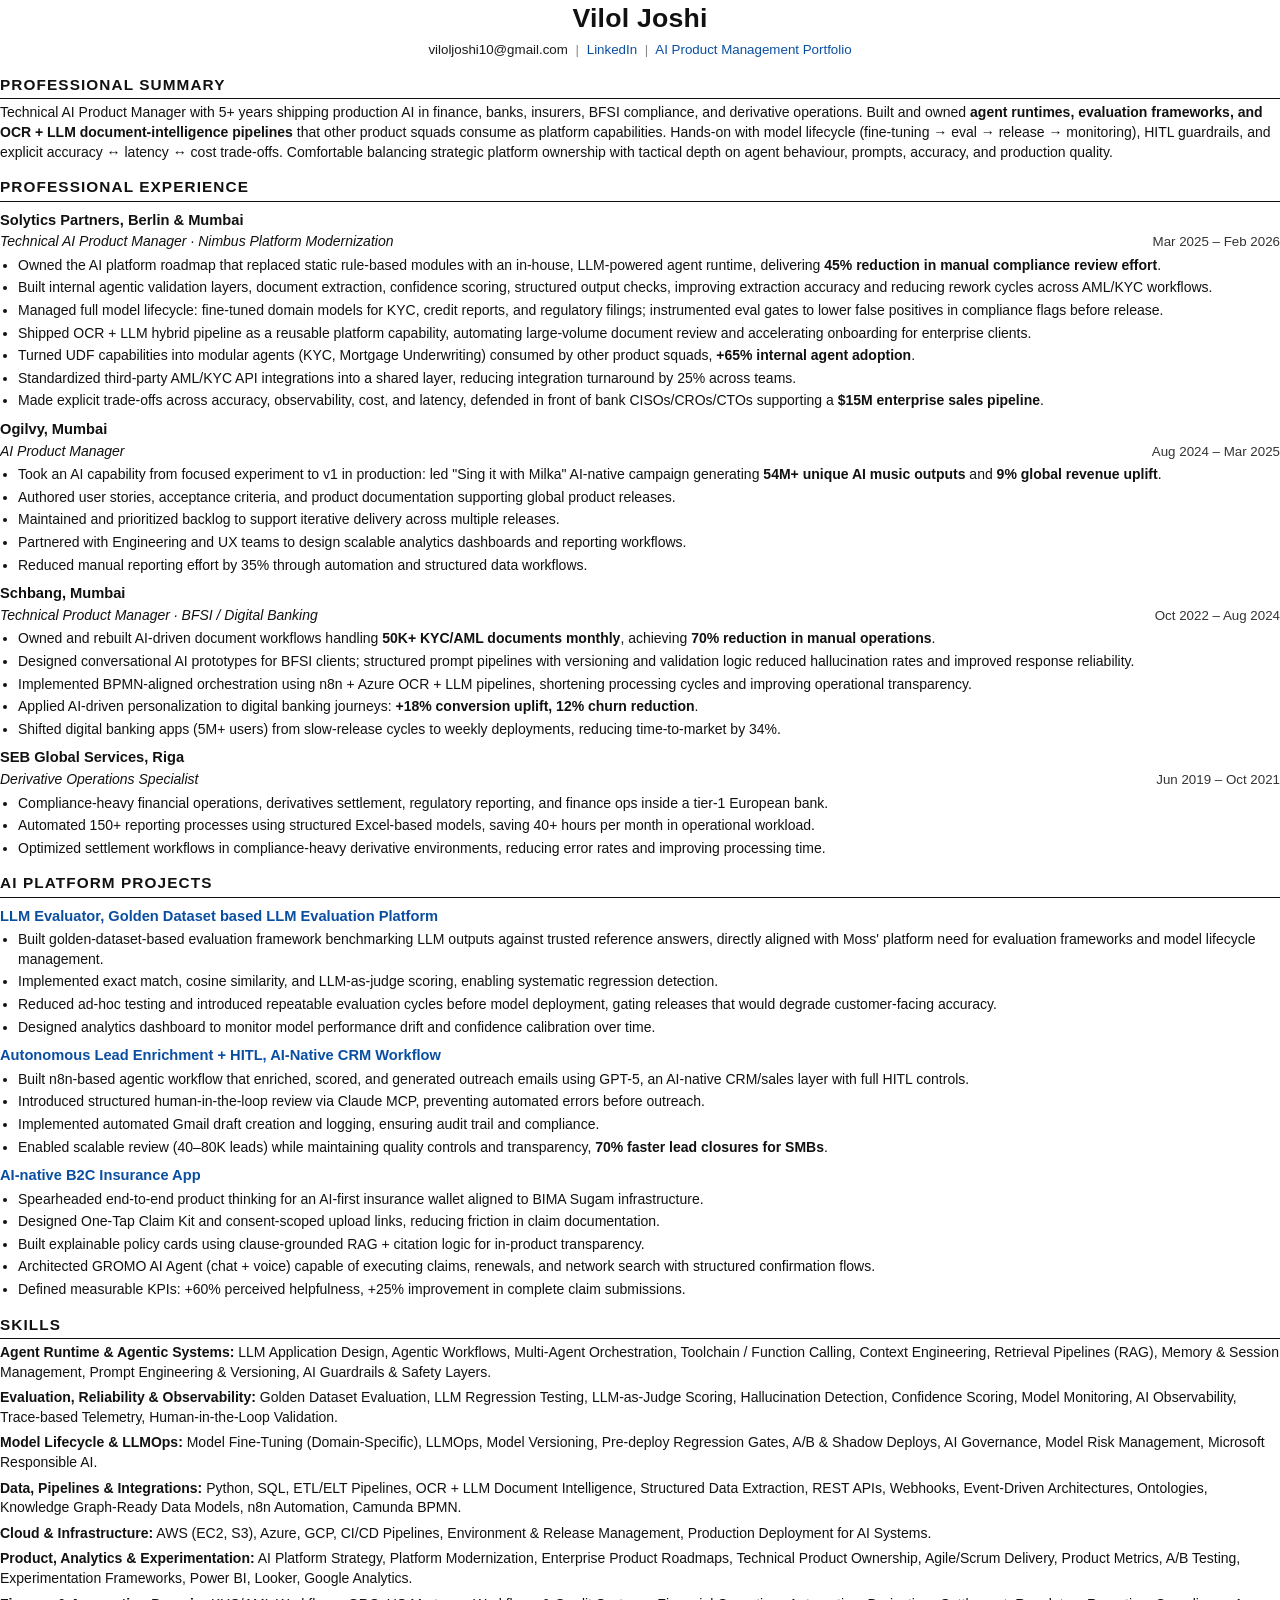
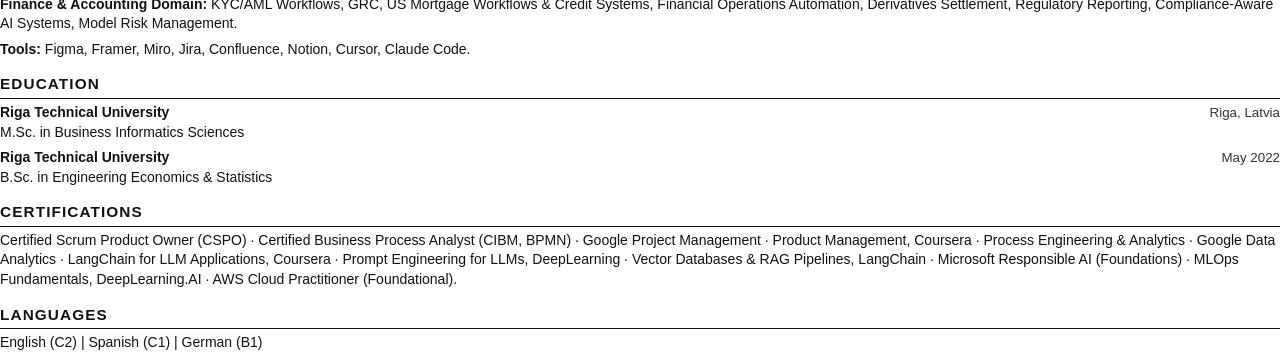
<file: cv.html>
<!DOCTYPE html>
<html lang="en">
<head>
<meta charset="UTF-8">
<title>Vilol Joshi · CV · Moss Senior PM, AI Platform</title>
<style>
  @page { size: A4; margin: 18mm 16mm; }
  * { box-sizing: border-box; }
  html, body { margin: 0; padding: 0; }
  body {
    font-family: "Helvetica Neue", Helvetica, Arial, sans-serif;
    color: #111;
    font-size: 10.5pt;
    line-height: 1.4;
  }
  .page { padding: 0; }
  h1 { font-size: 20pt; margin: 0 0 4px; letter-spacing: 0.2px; }
  h2 { font-size: 11.5pt; text-transform: uppercase; letter-spacing: 1.1px; margin: 14px 0 4px; padding-bottom: 3px; border-bottom: 1px solid #111; }
  h3 { font-size: 11pt; margin: 8px 0 2px; }
  .role-line { display: flex; justify-content: space-between; align-items: baseline; gap: 12px; }
  .role { font-style: italic; font-size: 10.5pt; }
  .date { font-size: 10pt; color: #333; white-space: nowrap; }
  .contact { font-size: 10pt; color: #1a1a1a; margin-bottom: 4px; }
  .contact a { color: #0a4ea2; text-decoration: none; }
  .contact a:hover { text-decoration: underline; }
  .contact .sep { color: #888; margin: 0 4px; }
  ul { margin: 4px 0 8px; padding-left: 18px; }
  li { margin-bottom: 3px; }
  p { margin: 4px 0 8px; }
  .summary { margin-top: 4px; }
  .skill-block { margin-bottom: 6px; }
  .skill-block strong { display: inline; }
  .proj-title { color: #0a4ea2; font-weight: 600; }
  .small { font-size: 9.5pt; color: #444; }
  .header-mini { font-size: 9.5pt; color: #444; margin-bottom: 8px; }
</style>
</head>
<body>
<div class="page">

  <h1 style="text-align:center;">Vilol Joshi</h1>
  <div class="contact" style="text-align:center;">
    viloljoshi10@gmail.com
    <span class="sep">|</span>
    <a href="https://www.linkedin.com/in/viloljoshi" target="_blank">LinkedIn</a>
    <span class="sep">|</span>
    <a href="https://viloljoshi.github.io/Mossapplication/" target="_blank">AI Product Management Portfolio</a>
  </div>
  <h2>Professional Summary</h2>
  <p class="summary">Technical AI Product Manager with 5+ years shipping production AI in finance, banks, insurers, BFSI compliance, and derivative operations. Built and owned <strong>agent runtimes, evaluation frameworks, and OCR + LLM document-intelligence pipelines</strong> that other product squads consume as platform capabilities. Hands-on with model lifecycle (fine-tuning → eval → release → monitoring), HITL guardrails, and explicit accuracy ↔ latency ↔ cost trade-offs. Comfortable balancing strategic platform ownership with tactical depth on agent behaviour, prompts, accuracy, and production quality.</p>

  <h2>Professional Experience</h2>

  <h3>Solytics Partners, Berlin &amp; Mumbai</h3>
  <div class="role-line">
    <span class="role">Technical AI Product Manager · Nimbus Platform Modernization</span>
    <span class="date">Mar 2025 – Feb 2026</span>
  </div>
  <ul>
    <li>Owned the AI platform roadmap that replaced static rule-based modules with an in-house, LLM-powered agent runtime, delivering <strong>45% reduction in manual compliance review effort</strong>.</li>
    <li>Built internal agentic validation layers, document extraction, confidence scoring, structured output checks, improving extraction accuracy and reducing rework cycles across AML/KYC workflows.</li>
    <li>Managed full model lifecycle: fine-tuned domain models for KYC, credit reports, and regulatory filings; instrumented eval gates to lower false positives in compliance flags before release.</li>
    <li>Shipped OCR + LLM hybrid pipeline as a reusable platform capability, automating large-volume document review and accelerating onboarding for enterprise clients.</li>
    <li>Turned UDF capabilities into modular agents (KYC, Mortgage Underwriting) consumed by other product squads, <strong>+65% internal agent adoption</strong>.</li>
    <li>Standardized third-party AML/KYC API integrations into a shared layer, reducing integration turnaround by 25% across teams.</li>
    <li>Made explicit trade-offs across accuracy, observability, cost, and latency, defended in front of bank CISOs/CROs/CTOs supporting a <strong>$15M enterprise sales pipeline</strong>.</li>
  </ul>

  <h3>Ogilvy, Mumbai</h3>
  <div class="role-line">
    <span class="role">AI Product Manager</span>
    <span class="date">Aug 2024 – Mar 2025</span>
  </div>
  <ul>
    <li>Took an AI capability from focused experiment to v1 in production: led "Sing it with Milka" AI-native campaign generating <strong>54M+ unique AI music outputs</strong> and <strong>9% global revenue uplift</strong>.</li>
    <li>Authored user stories, acceptance criteria, and product documentation supporting global product releases.</li>
    <li>Maintained and prioritized backlog to support iterative delivery across multiple releases.</li>
    <li>Partnered with Engineering and UX teams to design scalable analytics dashboards and reporting workflows.</li>
    <li>Reduced manual reporting effort by 35% through automation and structured data workflows.</li>
  </ul>

  <h3>Schbang, Mumbai</h3>
  <div class="role-line">
    <span class="role">Technical Product Manager · BFSI / Digital Banking</span>
    <span class="date">Oct 2022 – Aug 2024</span>
  </div>
  <ul>
    <li>Owned and rebuilt AI-driven document workflows handling <strong>50K+ KYC/AML documents monthly</strong>, achieving <strong>70% reduction in manual operations</strong>.</li>
    <li>Designed conversational AI prototypes for BFSI clients; structured prompt pipelines with versioning and validation logic reduced hallucination rates and improved response reliability.</li>
    <li>Implemented BPMN-aligned orchestration using n8n + Azure OCR + LLM pipelines, shortening processing cycles and improving operational transparency.</li>
    <li>Applied AI-driven personalization to digital banking journeys: <strong>+18% conversion uplift, 12% churn reduction</strong>.</li>
    <li>Shifted digital banking apps (5M+ users) from slow-release cycles to weekly deployments, reducing time-to-market by 34%.</li>
  </ul>

  <h3>SEB Global Services, Riga</h3>
  <div class="role-line">
    <span class="role">Derivative Operations Specialist</span>
    <span class="date">Jun 2019 – Oct 2021</span>
  </div>
  <ul>
    <li>Compliance-heavy financial operations, derivatives settlement, regulatory reporting, and finance ops inside a tier-1 European bank.</li>
    <li>Automated 150+ reporting processes using structured Excel-based models, saving 40+ hours per month in operational workload.</li>
    <li>Optimized settlement workflows in compliance-heavy derivative environments, reducing error rates and improving processing time.</li>
  </ul>

  <h2>AI Platform Projects</h2>

  <h3 class="proj-title">LLM Evaluator, Golden Dataset based LLM Evaluation Platform</h3>
  <ul>
    <li>Built golden-dataset-based evaluation framework benchmarking LLM outputs against trusted reference answers, directly aligned with Moss' platform need for evaluation frameworks and model lifecycle management.</li>
    <li>Implemented exact match, cosine similarity, and LLM-as-judge scoring, enabling systematic regression detection.</li>
    <li>Reduced ad-hoc testing and introduced repeatable evaluation cycles before model deployment, gating releases that would degrade customer-facing accuracy.</li>
    <li>Designed analytics dashboard to monitor model performance drift and confidence calibration over time.</li>
  </ul>

  <h3 class="proj-title">Autonomous Lead Enrichment + HITL, AI-Native CRM Workflow</h3>
  <ul>
    <li>Built n8n-based agentic workflow that enriched, scored, and generated outreach emails using GPT-5, an AI-native CRM/sales layer with full HITL controls.</li>
    <li>Introduced structured human-in-the-loop review via Claude MCP, preventing automated errors before outreach.</li>
    <li>Implemented automated Gmail draft creation and logging, ensuring audit trail and compliance.</li>
    <li>Enabled scalable review (40–80K leads) while maintaining quality controls and transparency, <strong>70% faster lead closures for SMBs</strong>.</li>
  </ul>

  <h3 class="proj-title">AI-native B2C Insurance App</h3>
  <ul>
    <li>Spearheaded end-to-end product thinking for an AI-first insurance wallet aligned to BIMA Sugam infrastructure.</li>
    <li>Designed One-Tap Claim Kit and consent-scoped upload links, reducing friction in claim documentation.</li>
    <li>Built explainable policy cards using clause-grounded RAG + citation logic for in-product transparency.</li>
    <li>Architected GROMO AI Agent (chat + voice) capable of executing claims, renewals, and network search with structured confirmation flows.</li>
    <li>Defined measurable KPIs: +60% perceived helpfulness, +25% improvement in complete claim submissions.</li>
  </ul>

  <h2>Skills</h2>

  <div class="skill-block"><strong>Agent Runtime &amp; Agentic Systems:</strong> LLM Application Design, Agentic Workflows, Multi-Agent Orchestration, Toolchain / Function Calling, Context Engineering, Retrieval Pipelines (RAG), Memory &amp; Session Management, Prompt Engineering &amp; Versioning, AI Guardrails &amp; Safety Layers.</div>

  <div class="skill-block"><strong>Evaluation, Reliability &amp; Observability:</strong> Golden Dataset Evaluation, LLM Regression Testing, LLM-as-Judge Scoring, Hallucination Detection, Confidence Scoring, Model Monitoring, AI Observability, Trace-based Telemetry, Human-in-the-Loop Validation.</div>

  <div class="skill-block"><strong>Model Lifecycle &amp; LLMOps:</strong> Model Fine-Tuning (Domain-Specific), LLMOps, Model Versioning, Pre-deploy Regression Gates, A/B &amp; Shadow Deploys, AI Governance, Model Risk Management, Microsoft Responsible AI.</div>

  <div class="skill-block"><strong>Data, Pipelines &amp; Integrations:</strong> Python, SQL, ETL/ELT Pipelines, OCR + LLM Document Intelligence, Structured Data Extraction, REST APIs, Webhooks, Event-Driven Architectures, Ontologies, Knowledge Graph-Ready Data Models, n8n Automation, Camunda BPMN.</div>

  <div class="skill-block"><strong>Cloud &amp; Infrastructure:</strong> AWS (EC2, S3), Azure, GCP, CI/CD Pipelines, Environment &amp; Release Management, Production Deployment for AI Systems.</div>

  <div class="skill-block"><strong>Product, Analytics &amp; Experimentation:</strong> AI Platform Strategy, Platform Modernization, Enterprise Product Roadmaps, Technical Product Ownership, Agile/Scrum Delivery, Product Metrics, A/B Testing, Experimentation Frameworks, Power BI, Looker, Google Analytics.</div>

  <div class="skill-block"><strong>Finance &amp; Accounting Domain:</strong> KYC/AML Workflows, GRC, US Mortgage Workflows &amp; Credit Systems, Financial Operations Automation, Derivatives Settlement, Regulatory Reporting, Compliance-Aware AI Systems, Model Risk Management.</div>

  <div class="skill-block"><strong>Tools:</strong> Figma, Framer, Miro, Jira, Confluence, Notion, Cursor, Claude Code.</div>

  <h2>Education</h2>
  <div class="role-line"><strong>Riga Technical University</strong> <span class="date">Riga, Latvia</span></div>
  <div>M.Sc. in Business Informatics Sciences</div>
  <div class="role-line" style="margin-top:6px;"><strong>Riga Technical University</strong> <span class="date">May 2022</span></div>
  <div>B.Sc. in Engineering Economics &amp; Statistics</div>

  <h2>Certifications</h2>
  <div class="skill-block">
    Certified Scrum Product Owner (CSPO) ·
    Certified Business Process Analyst (CIBM, BPMN) ·
    Google Project Management ·
    Product Management, Coursera ·
    Process Engineering &amp; Analytics ·
    Google Data Analytics ·
    LangChain for LLM Applications, Coursera ·
    Prompt Engineering for LLMs, DeepLearning ·
    Vector Databases &amp; RAG Pipelines, LangChain ·
    Microsoft Responsible AI (Foundations) ·
    MLOps Fundamentals, DeepLearning.AI ·
    AWS Cloud Practitioner (Foundational).
  </div>

  <h2>Languages</h2>
  <div class="skill-block">English (C2) | Spanish (C1) | German (B1)</div>

</div>
</body>
</html>
</file>
